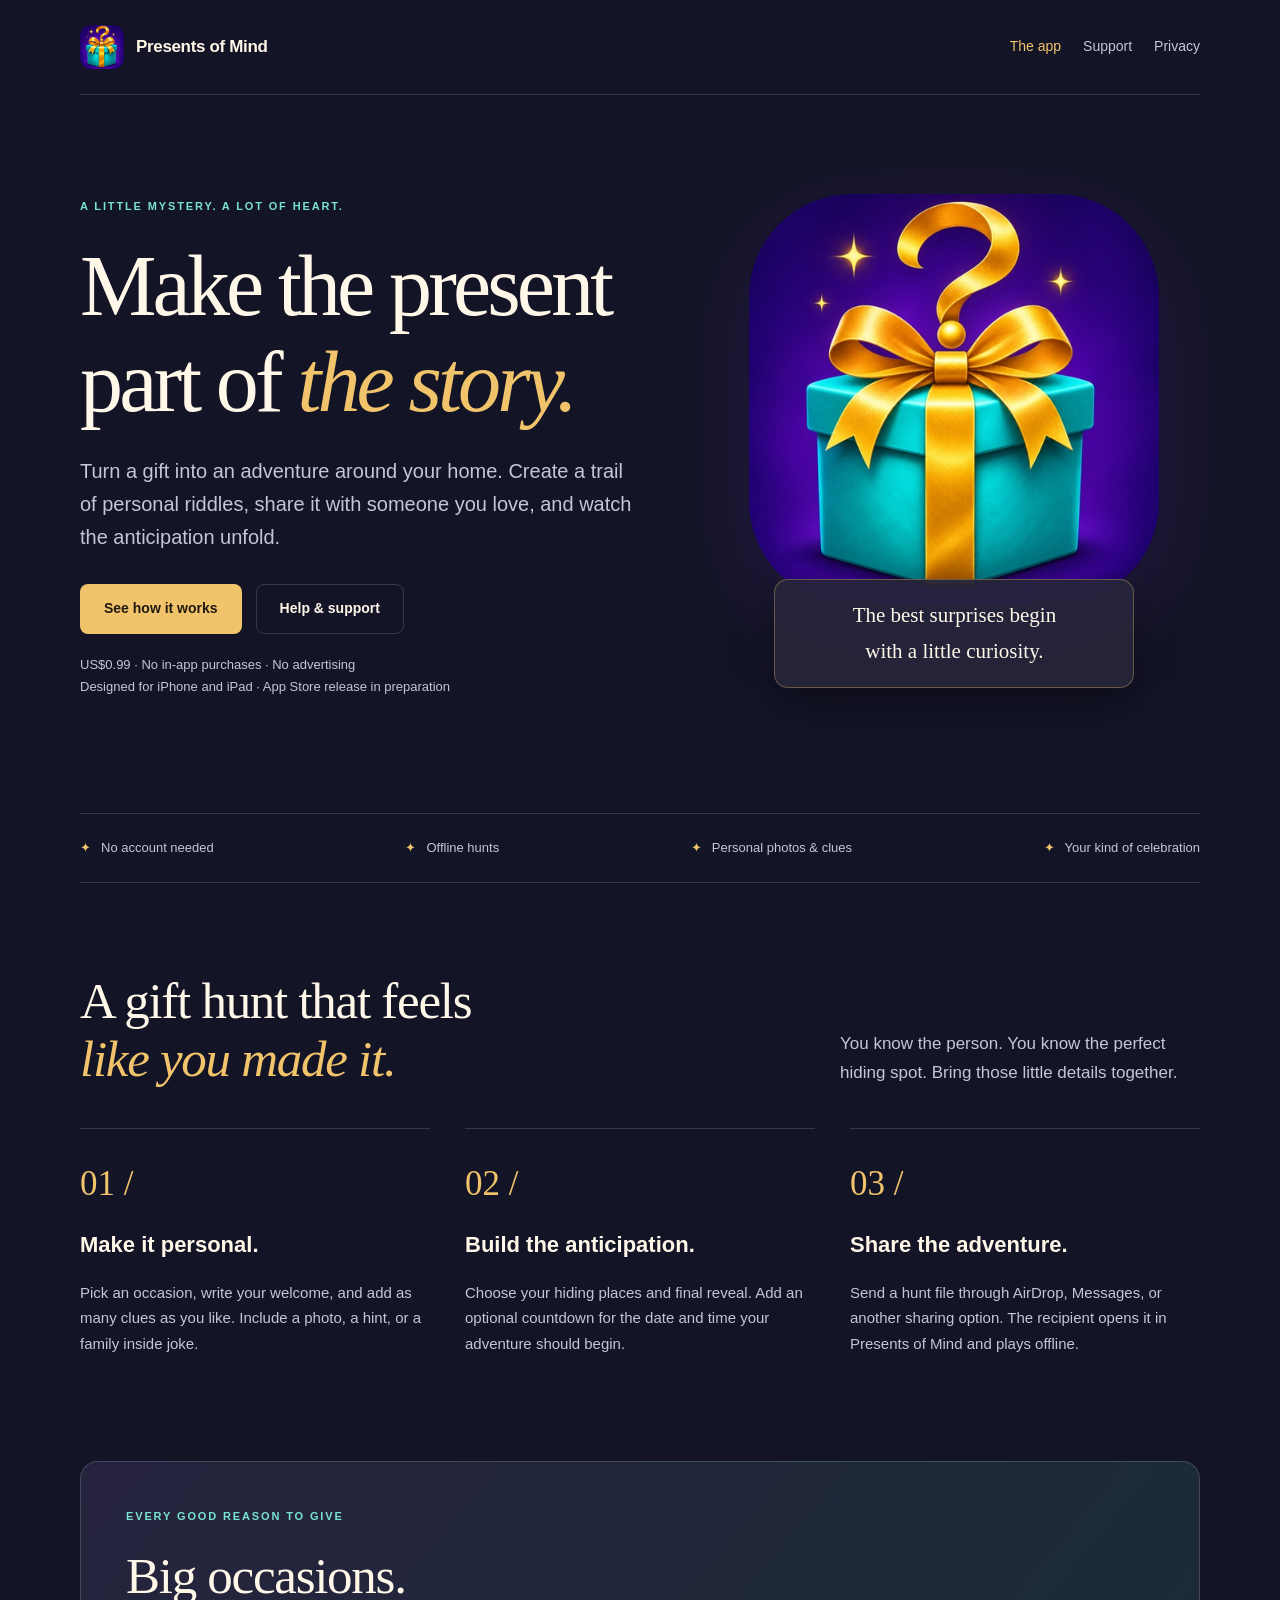
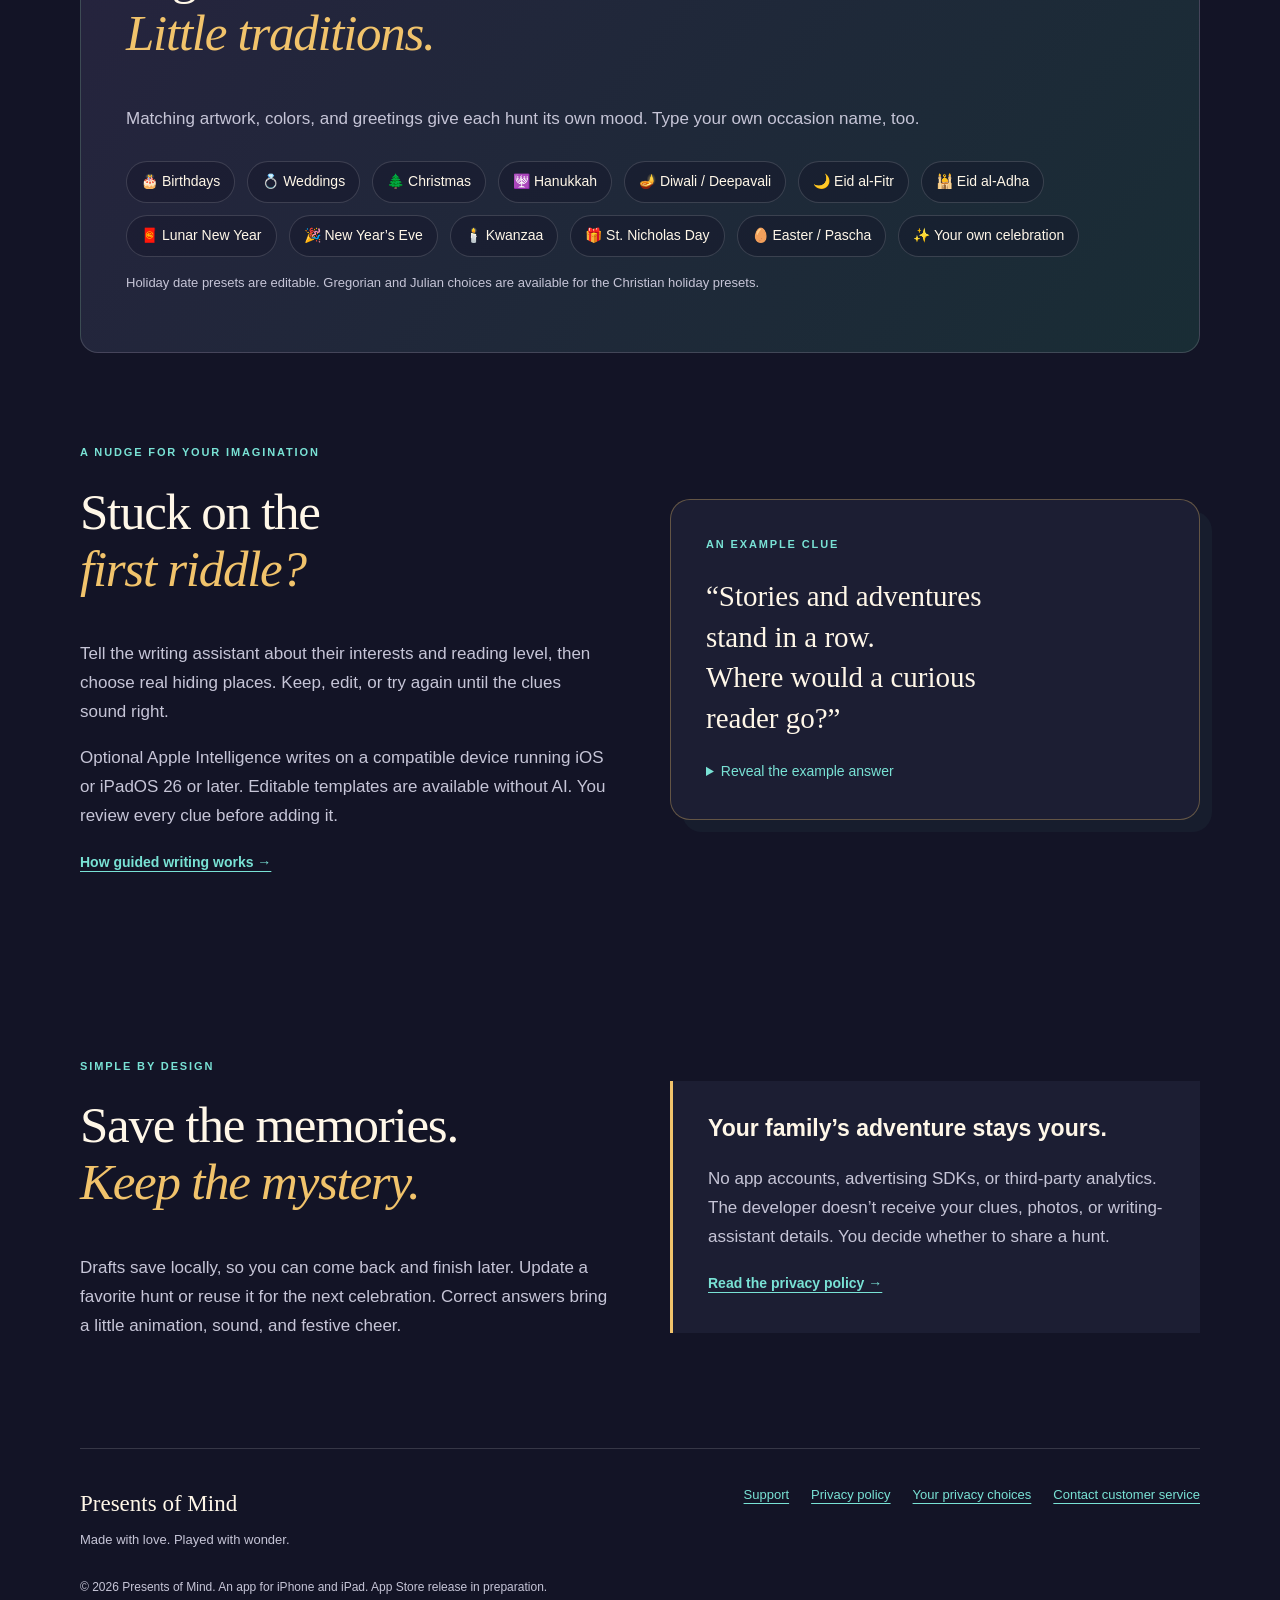
<file: docs/index.html>
<!doctype html>
<html lang="en"><head><meta charset="utf-8"><meta name="viewport" content="width=device-width, initial-scale=1"><meta name="description" content="Create personal gift scavenger hunts for birthdays, holidays, weddings, and your own celebrations. Official app information, support, and privacy policy."><meta name="theme-color" content="#131426"><title>Presents of Mind — A little mystery. A lot of heart.</title><link rel="canonical" href="https://pquilty79.github.io/presentsofmind-site/"><link rel="icon" type="image/jpeg" href="assets/app-icon.jpg"><link rel="apple-touch-icon" href="assets/app-icon.jpg"><meta property="og:title" content="Presents of Mind — A little mystery. A lot of heart."><meta property="og:description" content="Create personal gift scavenger hunts for birthdays, holidays, weddings, and your own celebrations. Official app information, support, and privacy policy."><meta property="og:type" content="website"><meta property="og:url" content="https://pquilty79.github.io/presentsofmind-site/"><meta property="og:image" content="https://pquilty79.github.io/presentsofmind-site/assets/app-icon.jpg"><link rel="stylesheet" href="styles.css"></head>
<body><a class="skip" href="#main">Skip to content</a><div class="wrap"><header class="site-header"><a class="brand" href="./"><img src="assets/app-icon.jpg" alt="" width="44" height="44">Presents of Mind</a><nav aria-label="Main navigation"><a href="./" aria-current="page">The app</a><a href="support.html">Support</a><a href="privacy.html">Privacy</a></nav></header>
<main id="main">
<section class="hero"><div><p class="eyebrow">A little mystery. A lot of heart.</p><h1>Make the present<br>part of <em>the story.</em></h1><p class="lede">Turn a gift into an adventure around your home. Create a trail of personal riddles, share it with someone you love, and watch the anticipation unfold.</p><div class="actions"><a class="button" href="#how-it-works">See how it works</a><a class="button secondary" href="support.html">Help &amp; support</a></div><p class="small">US$0.99 · No in-app purchases · No advertising<br>Designed for iPhone and iPad · App Store release in preparation</p></div><div class="art"><img class="hero-icon" src="assets/app-icon.jpg" alt="A turquoise present tied with a golden question-mark ribbon" width="1024" height="1024" fetchpriority="high"><p class="art-note">The best surprises begin<br>with a little curiosity.</p></div></section>
<div class="ribbon" aria-label="App highlights"><span>No account needed</span><span>Offline hunts</span><span>Personal photos &amp; clues</span><span>Your kind of celebration</span></div>
<section class="section" id="how-it-works"><div class="section-top"><h2>A gift hunt that feels<br><em>like you made it.</em></h2><p>You know the person. You know the perfect hiding spot. Bring those little details together.</p></div><div class="steps"><article class="step"><span class="number" aria-hidden="true">01 /</span><h3>Make it personal.</h3><p>Pick an occasion, write your welcome, and add as many clues as you like. Include a photo, a hint, or a family inside joke.</p></article><article class="step"><span class="number" aria-hidden="true">02 /</span><h3>Build the anticipation.</h3><p>Choose your hiding places and final reveal. Add an optional countdown for the date and time your adventure should begin.</p></article><article class="step"><span class="number" aria-hidden="true">03 /</span><h3>Share the adventure.</h3><p>Send a hunt file through AirDrop, Messages, or another sharing option. The recipient opens it in Presents of Mind and plays offline.</p></article></div></section>
<section class="occasion-panel" aria-labelledby="occasions"><p class="eyebrow">Every good reason to give</p><h2 id="occasions">Big occasions.<br><em>Little traditions.</em></h2><p>Matching artwork, colors, and greetings give each hunt its own mood. Type your own occasion name, too.</p><ul class="occasion-list"><li>🎂 Birthdays</li><li>💍 Weddings</li><li>🌲 Christmas</li><li>🕎 Hanukkah</li><li>🪔 Diwali / Deepavali</li><li>🌙 Eid al-Fitr</li><li>🕌 Eid al-Adha</li><li>🧧 Lunar New Year</li><li>🎉 New Year’s Eve</li><li>🕯️ Kwanzaa</li><li>🎁 St. Nicholas Day</li><li>🥚 Easter / Pascha</li><li>✨ Your own celebration</li></ul><p class="small">Holiday date presets are editable. Gregorian and Julian choices are available for the Christian holiday presets.</p></section>
<section class="section split"><div><p class="eyebrow">A nudge for your imagination</p><h2>Stuck on the<br><em>first riddle?</em></h2><p>Tell the writing assistant about their interests and reading level, then choose real hiding places. Keep, edit, or try again until the clues sound right.</p><p>Optional Apple Intelligence writes on a compatible device running iOS or iPadOS 26 or later. Editable templates are available without AI. You review every clue before adding it.</p><a class="text-link" href="support.html#writing">How guided writing works →</a></div><aside class="sample" aria-label="Illustrative riddle example"><p class="eyebrow">An example clue</p><blockquote>“Stories and adventures<br>stand in a row.<br>Where would a curious<br>reader go?”</blockquote><details><summary>Reveal the example answer</summary><p>A bookshelf. In your hunt, choose the places that mean something to your family.</p></details></aside></section>
<section class="section split"><div><p class="eyebrow">Simple by design</p><h2>Save the memories.<br><em>Keep the mystery.</em></h2><p>Drafts save locally, so you can come back and finish later. Update a favorite hunt or reuse it for the next celebration. Correct answers bring a little animation, sound, and festive cheer.</p></div><div class="callout"><h3>Your family’s adventure stays yours.</h3><p>No app accounts, advertising SDKs, or third-party analytics. The developer doesn’t receive your clues, photos, or writing-assistant details. You decide whether to share a hunt.</p><a class="text-link" href="privacy.html">Read the privacy policy →</a></div></section>
</main>
<footer class="footer"><div><strong>Presents of Mind</strong><p>Made with love. Played with wonder.</p></div><div class="footer-links"><a href="support.html">Support</a><a href="privacy.html">Privacy policy</a><a href="privacy.html#your-choices">Your privacy choices</a><a href="mailto:supportchesstimewars@gmail.com?subject=Presents%20of%20Mind%20Support">Contact customer service</a></div><small class="copyright">© 2026 Presents of Mind. An app for iPhone and iPad. App Store release in preparation.</small></footer></div></body></html>
</file>
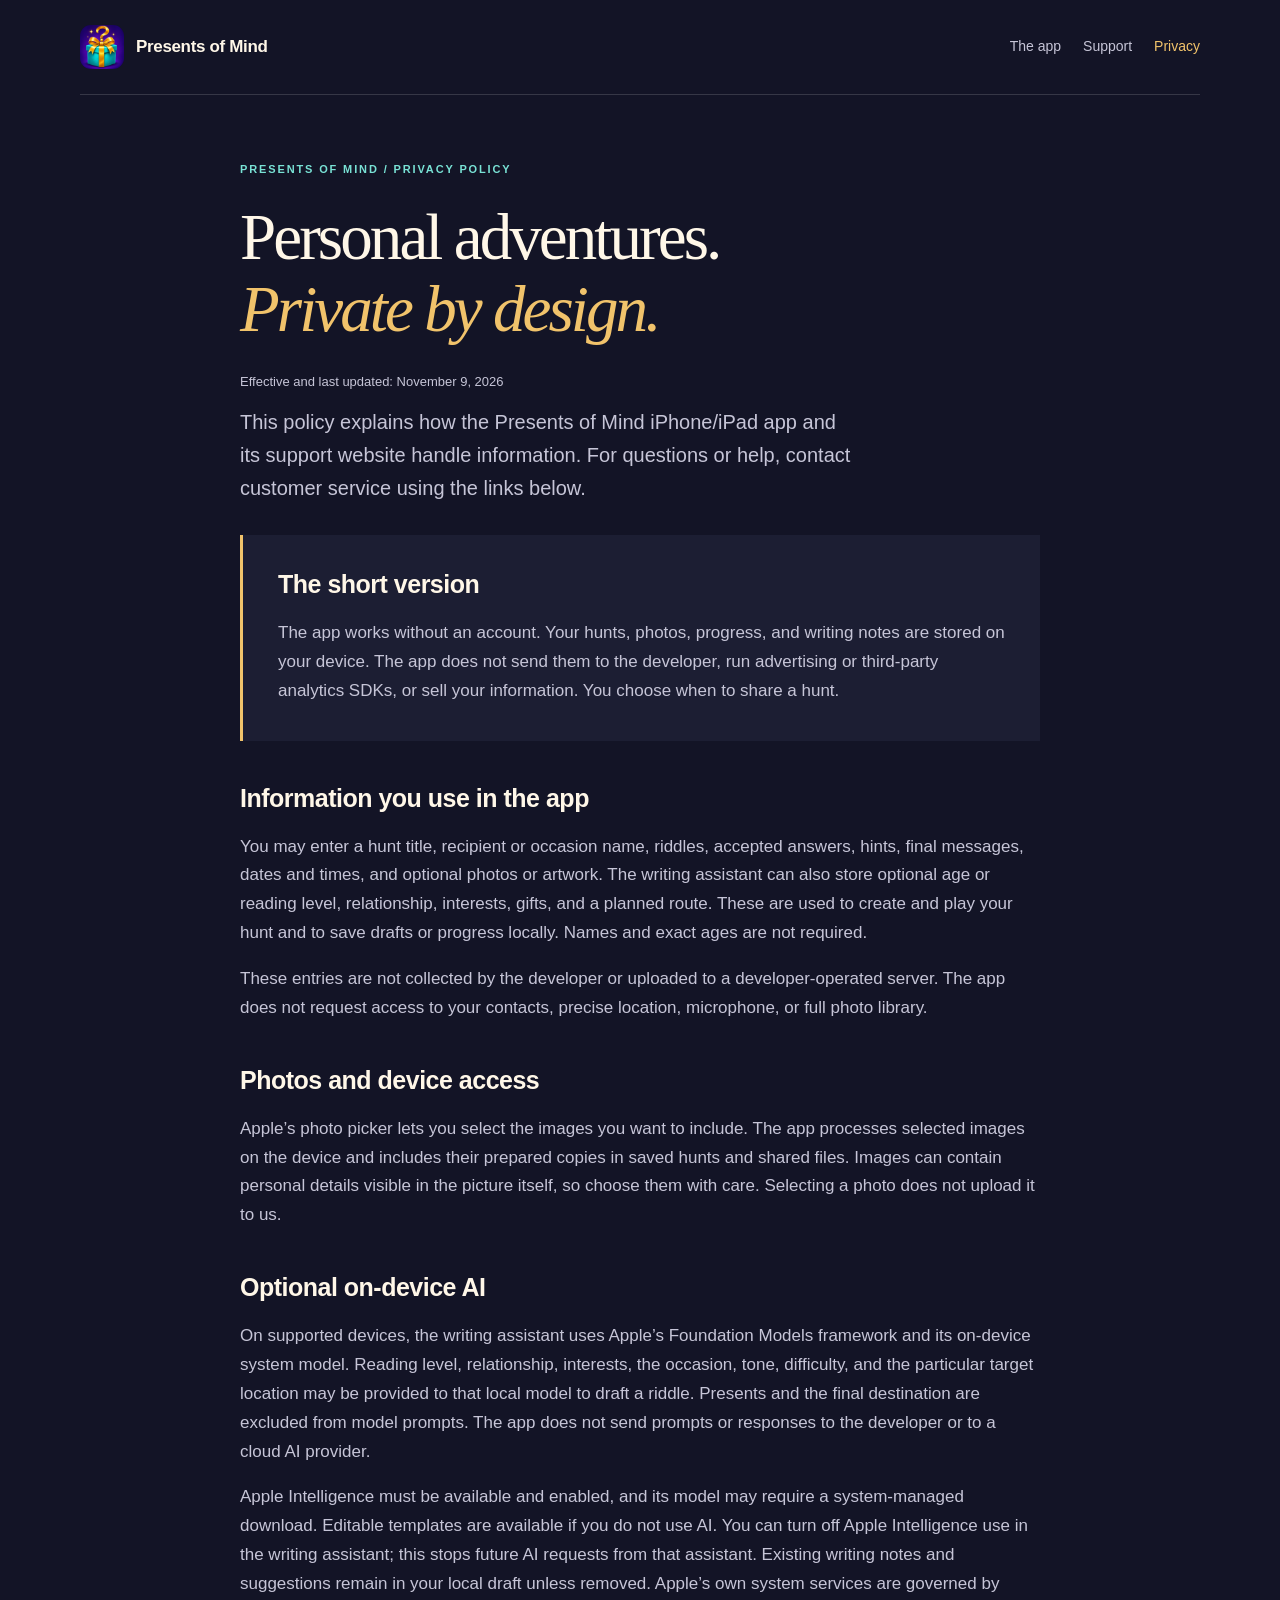
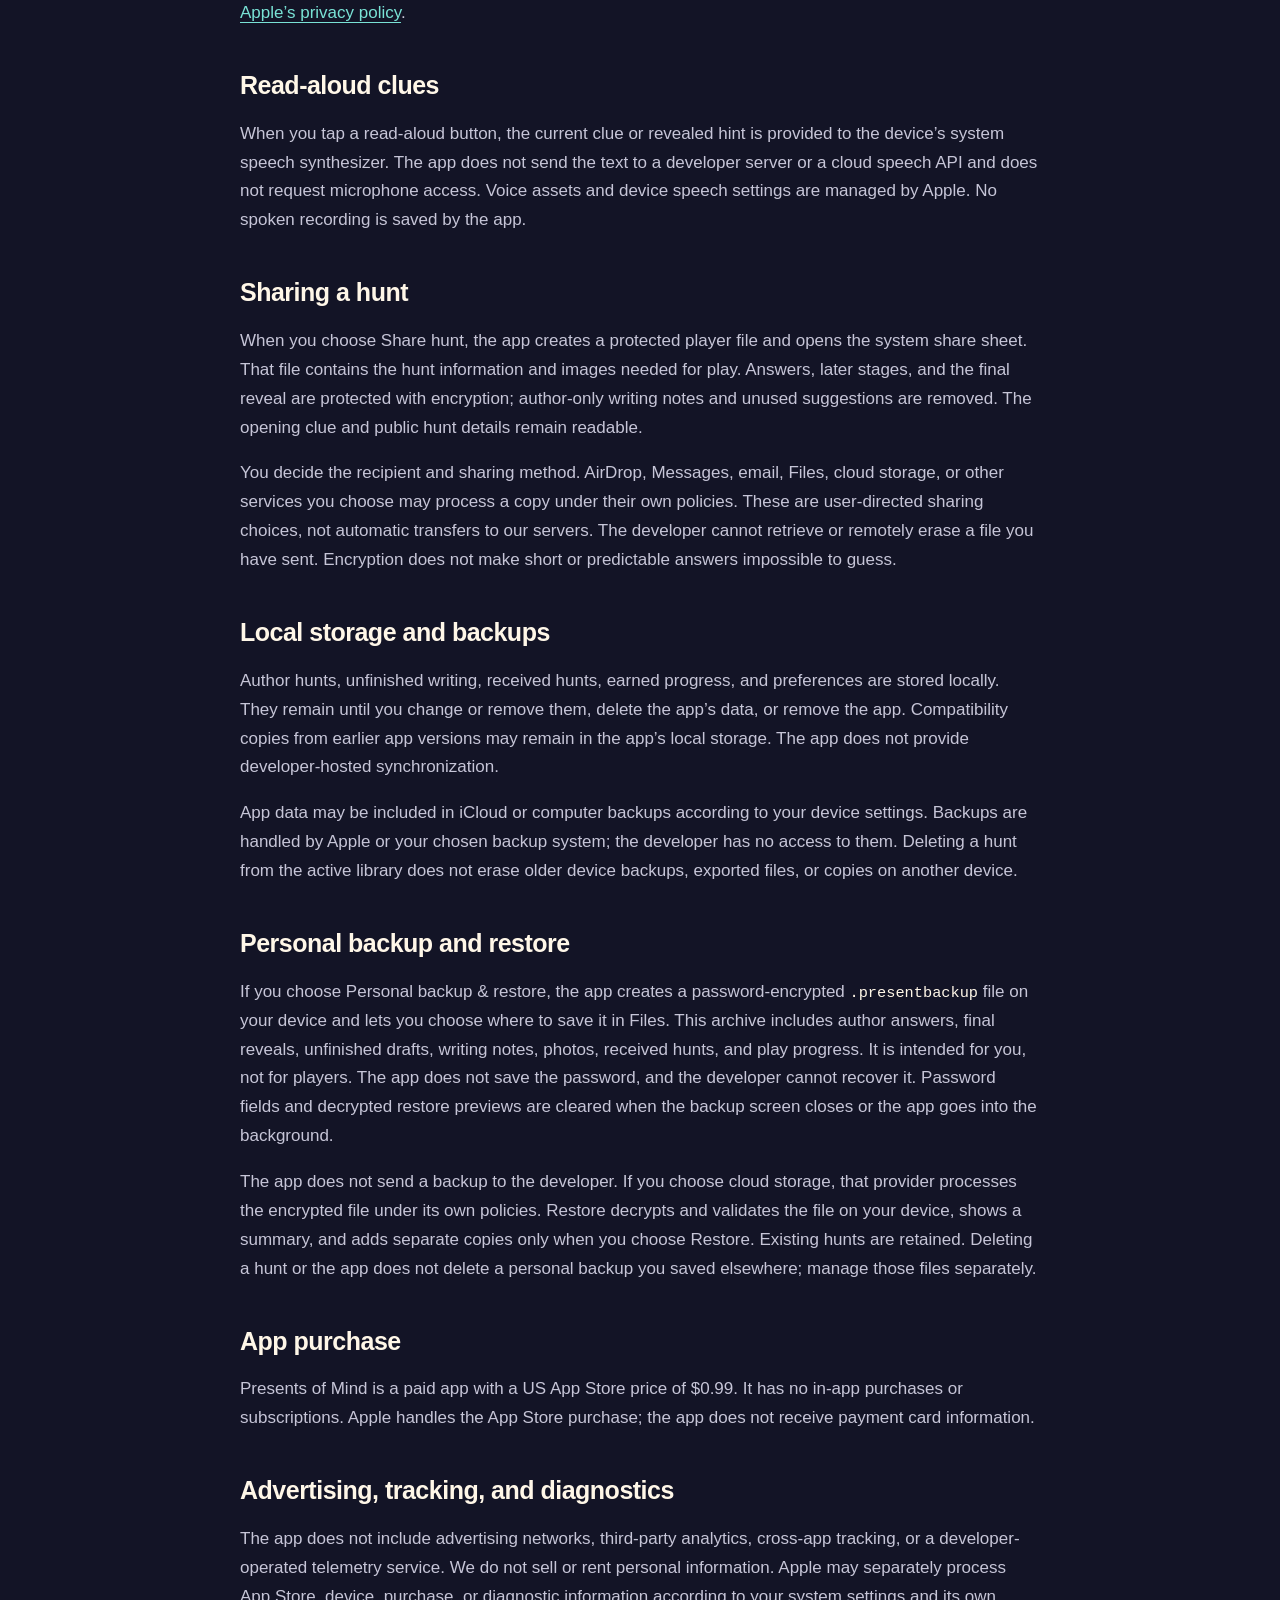
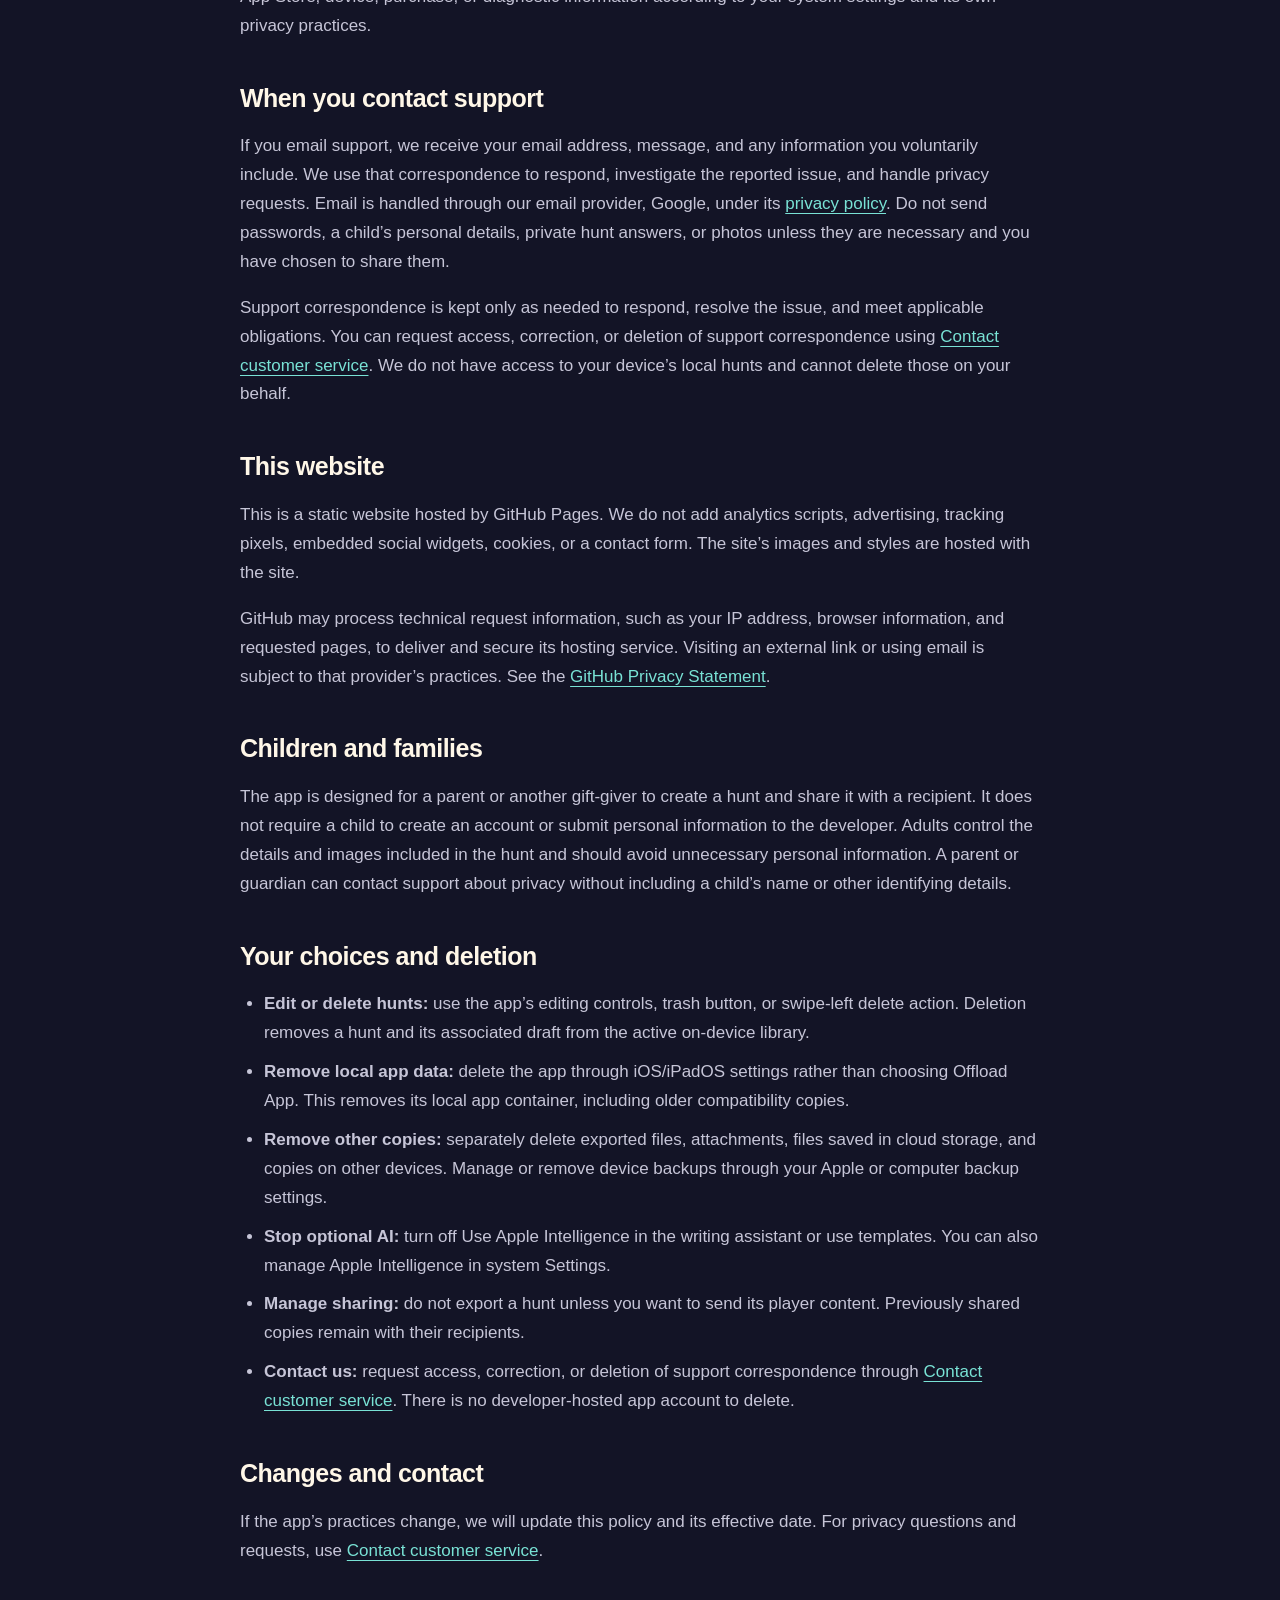
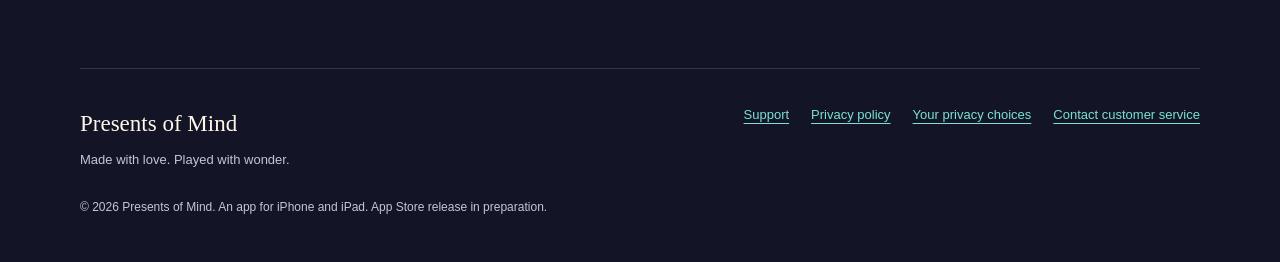
<file: docs/privacy.html>
<!doctype html>
<html lang="en"><head><meta charset="utf-8"><meta name="viewport" content="width=device-width, initial-scale=1"><meta name="description" content="Read how Presents of Mind handles local hunts, photos, optional on-device AI, sharing, backups, support correspondence, and your privacy choices."><meta name="theme-color" content="#131426"><title>Privacy policy — Presents of Mind</title><link rel="canonical" href="https://pquilty79.github.io/presentsofmind-site/privacy.html"><link rel="icon" type="image/jpeg" href="assets/app-icon.jpg"><link rel="apple-touch-icon" href="assets/app-icon.jpg"><meta property="og:title" content="Privacy policy — Presents of Mind"><meta property="og:description" content="Read how Presents of Mind handles local hunts, photos, optional on-device AI, sharing, backups, support correspondence, and your privacy choices."><meta property="og:type" content="website"><meta property="og:url" content="https://pquilty79.github.io/presentsofmind-site/privacy.html"><meta property="og:image" content="https://pquilty79.github.io/presentsofmind-site/assets/app-icon.jpg"><link rel="stylesheet" href="styles.css"></head>
<body><a class="skip" href="#main">Skip to content</a><div class="wrap"><header class="site-header"><a class="brand" href="./"><img src="assets/app-icon.jpg" alt="" width="44" height="44">Presents of Mind</a><nav aria-label="Main navigation"><a href="./">The app</a><a href="support.html">Support</a><a href="privacy.html" aria-current="page">Privacy</a></nav></header>
<main id="main">
<article class="document"><p class="eyebrow">Presents of Mind / Privacy policy</p><h1>Personal adventures.<br><em>Private by design.</em></h1><p class="updated">Effective and last updated: November 9, 2026</p><p class="lede">This policy explains how the Presents of Mind iPhone/iPad app and its support website handle information. For questions or help, contact customer service using the links below.</p><div class="callout"><h2>The short version</h2><p>The app works without an account. Your hunts, photos, progress, and writing notes are stored on your device. The app does not send them to the developer, run advertising or third-party analytics SDKs, or sell your information. You choose when to share a hunt.</p></div>
<h2>Information you use in the app</h2><p>You may enter a hunt title, recipient or occasion name, riddles, accepted answers, hints, final messages, dates and times, and optional photos or artwork. The writing assistant can also store optional age or reading level, relationship, interests, gifts, and a planned route. These are used to create and play your hunt and to save drafts or progress locally. Names and exact ages are not required.</p><p>These entries are not collected by the developer or uploaded to a developer-operated server. The app does not request access to your contacts, precise location, microphone, or full photo library.</p>
<h2>Photos and device access</h2><p>Apple’s photo picker lets you select the images you want to include. The app processes selected images on the device and includes their prepared copies in saved hunts and shared files. Images can contain personal details visible in the picture itself, so choose them with care. Selecting a photo does not upload it to us.</p>
<h2>Optional on-device AI</h2><p>On supported devices, the writing assistant uses Apple’s Foundation Models framework and its on-device system model. Reading level, relationship, interests, the occasion, tone, difficulty, and the particular target location may be provided to that local model to draft a riddle. Presents and the final destination are excluded from model prompts. The app does not send prompts or responses to the developer or to a cloud AI provider.</p><p>Apple Intelligence must be available and enabled, and its model may require a system-managed download. Editable templates are available if you do not use AI. You can turn off Apple Intelligence use in the writing assistant; this stops future AI requests from that assistant. Existing writing notes and suggestions remain in your local draft unless removed. Apple’s own system services are governed by <a href="https://www.apple.com/legal/privacy/">Apple’s privacy policy</a>.</p>
<h2>Read-aloud clues</h2><p>When you tap a read-aloud button, the current clue or revealed hint is provided to the device’s system speech synthesizer. The app does not send the text to a developer server or a cloud speech API and does not request microphone access. Voice assets and device speech settings are managed by Apple. No spoken recording is saved by the app.</p>
<h2>Sharing a hunt</h2><p>When you choose Share hunt, the app creates a protected player file and opens the system share sheet. That file contains the hunt information and images needed for play. Answers, later stages, and the final reveal are protected with encryption; author-only writing notes and unused suggestions are removed. The opening clue and public hunt details remain readable.</p><p>You decide the recipient and sharing method. AirDrop, Messages, email, Files, cloud storage, or other services you choose may process a copy under their own policies. These are user-directed sharing choices, not automatic transfers to our servers. The developer cannot retrieve or remotely erase a file you have sent. Encryption does not make short or predictable answers impossible to guess.</p>
<h2>Local storage and backups</h2><p>Author hunts, unfinished writing, received hunts, earned progress, and preferences are stored locally. They remain until you change or remove them, delete the app’s data, or remove the app. Compatibility copies from earlier app versions may remain in the app’s local storage. The app does not provide developer-hosted synchronization.</p><p>App data may be included in iCloud or computer backups according to your device settings. Backups are handled by Apple or your chosen backup system; the developer has no access to them. Deleting a hunt from the active library does not erase older device backups, exported files, or copies on another device.</p>
<h2>Personal backup and restore</h2><p>If you choose Personal backup &amp; restore, the app creates a password-encrypted <code>.presentbackup</code> file on your device and lets you choose where to save it in Files. This archive includes author answers, final reveals, unfinished drafts, writing notes, photos, received hunts, and play progress. It is intended for you, not for players. The app does not save the password, and the developer cannot recover it. Password fields and decrypted restore previews are cleared when the backup screen closes or the app goes into the background.</p><p>The app does not send a backup to the developer. If you choose cloud storage, that provider processes the encrypted file under its own policies. Restore decrypts and validates the file on your device, shows a summary, and adds separate copies only when you choose Restore. Existing hunts are retained. Deleting a hunt or the app does not delete a personal backup you saved elsewhere; manage those files separately.</p>
<h2>App purchase</h2><p>Presents of Mind is a paid app with a US App Store price of $0.99. It has no in-app purchases or subscriptions. Apple handles the App Store purchase; the app does not receive payment card information.</p><h2>Advertising, tracking, and diagnostics</h2><p>The app does not include advertising networks, third-party analytics, cross-app tracking, or a developer-operated telemetry service. We do not sell or rent personal information. Apple may separately process App Store, device, purchase, or diagnostic information according to your system settings and its own privacy practices.</p>
<h2>When you contact support</h2><p>If you email support, we receive your email address, message, and any information you voluntarily include. We use that correspondence to respond, investigate the reported issue, and handle privacy requests. Email is handled through our email provider, Google, under its <a href="https://policies.google.com/privacy">privacy policy</a>. Do not send passwords, a child’s personal details, private hunt answers, or photos unless they are necessary and you have chosen to share them.</p><p>Support correspondence is kept only as needed to respond, resolve the issue, and meet applicable obligations. You can request access, correction, or deletion of support correspondence using <a href="mailto:supportchesstimewars@gmail.com?subject=Presents%20of%20Mind%20Support">Contact customer service</a>. We do not have access to your device’s local hunts and cannot delete those on your behalf.</p>
<h2>This website</h2><p>This is a static website hosted by GitHub Pages. We do not add analytics scripts, advertising, tracking pixels, embedded social widgets, cookies, or a contact form. The site’s images and styles are hosted with the site.</p><p>GitHub may process technical request information, such as your IP address, browser information, and requested pages, to deliver and secure its hosting service. Visiting an external link or using email is subject to that provider’s practices. See the <a href="https://docs.github.com/en/site-policy/privacy-policies/github-general-privacy-statement">GitHub Privacy Statement</a>.</p>
<h2>Children and families</h2><p>The app is designed for a parent or another gift-giver to create a hunt and share it with a recipient. It does not require a child to create an account or submit personal information to the developer. Adults control the details and images included in the hunt and should avoid unnecessary personal information. A parent or guardian can contact support about privacy without including a child’s name or other identifying details.</p>
<h2 id="your-choices">Your choices and deletion</h2><ul class="privacy-points"><li><strong>Edit or delete hunts:</strong> use the app’s editing controls, trash button, or swipe-left delete action. Deletion removes a hunt and its associated draft from the active on-device library.</li><li><strong>Remove local app data:</strong> delete the app through iOS/iPadOS settings rather than choosing Offload App. This removes its local app container, including older compatibility copies.</li><li><strong>Remove other copies:</strong> separately delete exported files, attachments, files saved in cloud storage, and copies on other devices. Manage or remove device backups through your Apple or computer backup settings.</li><li><strong>Stop optional AI:</strong> turn off Use Apple Intelligence in the writing assistant or use templates. You can also manage Apple Intelligence in system Settings.</li><li><strong>Manage sharing:</strong> do not export a hunt unless you want to send its player content. Previously shared copies remain with their recipients.</li><li><strong>Contact us:</strong> request access, correction, or deletion of support correspondence through <a href="mailto:supportchesstimewars@gmail.com?subject=Presents%20of%20Mind%20Support">Contact customer service</a>. There is no developer-hosted app account to delete.</li></ul>
<h2>Changes and contact</h2><p>If the app’s practices change, we will update this policy and its effective date. For privacy questions and requests, use <a href="mailto:supportchesstimewars@gmail.com?subject=Presents%20of%20Mind%20Support">Contact customer service</a>.</p></article>
</main>
<footer class="footer"><div><strong>Presents of Mind</strong><p>Made with love. Played with wonder.</p></div><div class="footer-links"><a href="support.html">Support</a><a href="privacy.html">Privacy policy</a><a href="privacy.html#your-choices">Your privacy choices</a><a href="mailto:supportchesstimewars@gmail.com?subject=Presents%20of%20Mind%20Support">Contact customer service</a></div><small class="copyright">© 2026 Presents of Mind. An app for iPhone and iPad. App Store release in preparation.</small></footer></div></body></html>
</file>
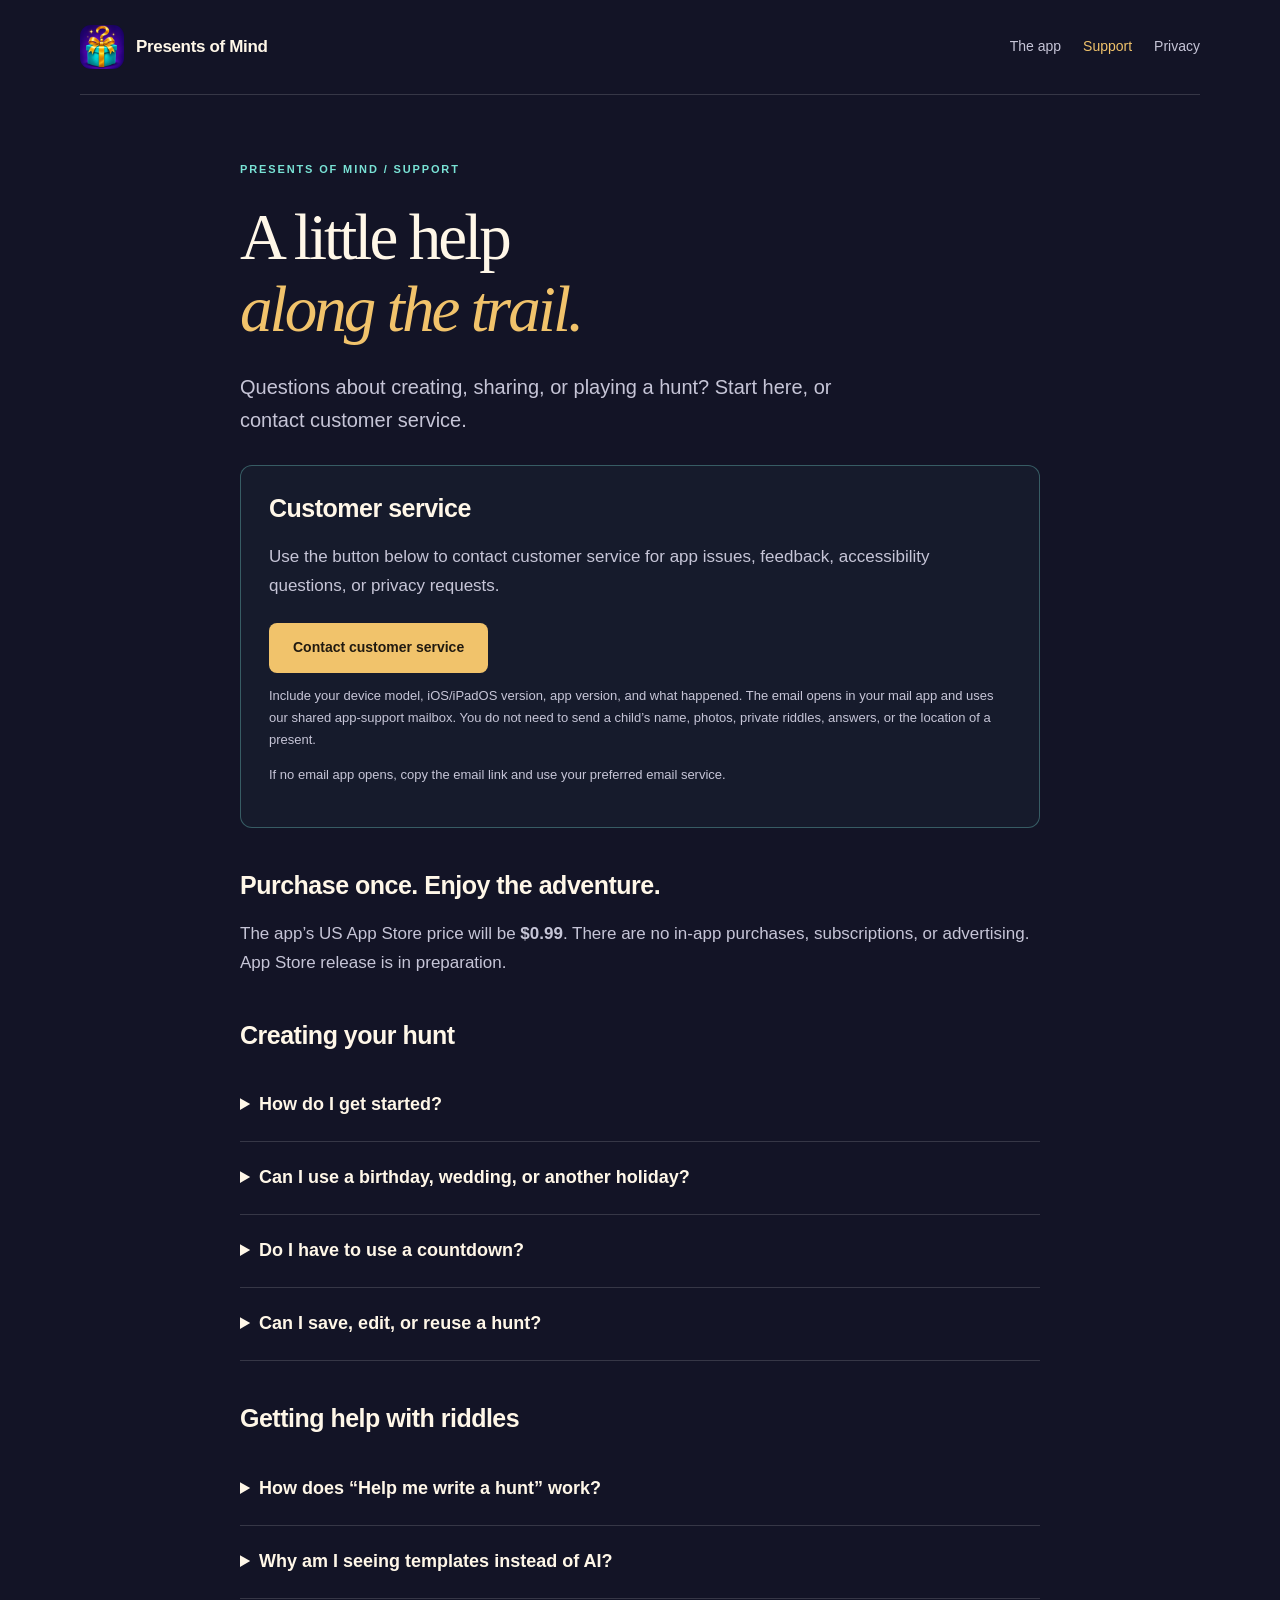
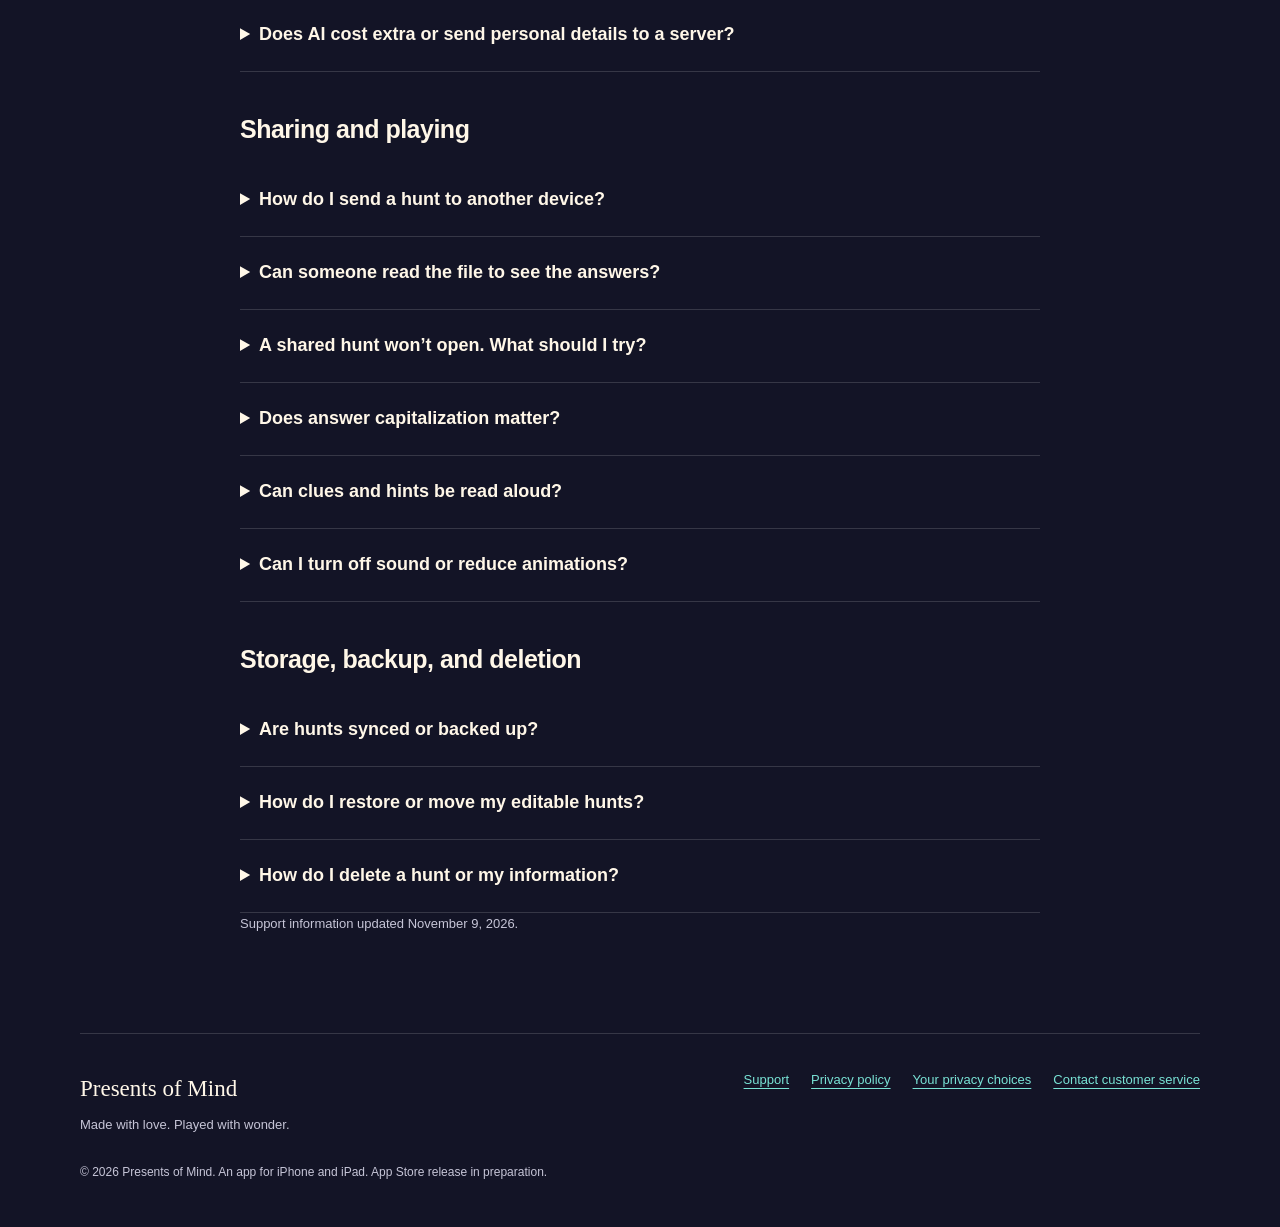
<file: docs/support.html>
<!doctype html>
<html lang="en"><head><meta charset="utf-8"><meta name="viewport" content="width=device-width, initial-scale=1"><meta name="description" content="Get help with Presents of Mind: making riddles, sharing offline hunts, Apple Intelligence, backups, deletion, and contacting app support."><meta name="theme-color" content="#131426"><title>Support — Presents of Mind</title><link rel="canonical" href="https://pquilty79.github.io/presentsofmind-site/support.html"><link rel="icon" type="image/jpeg" href="assets/app-icon.jpg"><link rel="apple-touch-icon" href="assets/app-icon.jpg"><meta property="og:title" content="Support — Presents of Mind"><meta property="og:description" content="Get help with Presents of Mind: making riddles, sharing offline hunts, Apple Intelligence, backups, deletion, and contacting app support."><meta property="og:type" content="website"><meta property="og:url" content="https://pquilty79.github.io/presentsofmind-site/support.html"><meta property="og:image" content="https://pquilty79.github.io/presentsofmind-site/assets/app-icon.jpg"><link rel="stylesheet" href="styles.css"></head>
<body><a class="skip" href="#main">Skip to content</a><div class="wrap"><header class="site-header"><a class="brand" href="./"><img src="assets/app-icon.jpg" alt="" width="44" height="44">Presents of Mind</a><nav aria-label="Main navigation"><a href="./">The app</a><a href="support.html" aria-current="page">Support</a><a href="privacy.html">Privacy</a></nav></header>
<main id="main">
<article class="document"><p class="eyebrow">Presents of Mind / Support</p><h1>A little help<br><em>along the trail.</em></h1><p class="lede">Questions about creating, sharing, or playing a hunt? Start here, or contact customer service.</p>
<div class="contact-box"><h2>Customer service</h2><p>Use the button below to contact customer service for app issues, feedback, accessibility questions, or privacy requests.</p><a class="button" href="mailto:supportchesstimewars@gmail.com?subject=Presents%20of%20Mind%20Support">Contact customer service</a><p class="small">Include your device model, iOS/iPadOS version, app version, and what happened. The email opens in your mail app and uses our shared app-support mailbox. You do not need to send a child’s name, photos, private riddles, answers, or the location of a present.</p><p class="small">If no email app opens, copy the email link and use your preferred email service.</p></div>
<h2>Purchase once. Enjoy the adventure.</h2><p>The app’s US App Store price will be <strong>$0.99</strong>. There are no in-app purchases, subscriptions, or advertising. App Store release is in preparation.</p><h2>Creating your hunt</h2>
<details class="faq"><summary>How do I get started?</summary><p>Choose <strong>Create a hunt</strong>, set the occasion, and add your clues in order. For each riddle, enter at least one accepted answer. Add optional hints or photos, then write a final message revealing the surprise. Choose <strong>Browse starter hunts</strong> for 14 editable adventures across the occasions and different reading levels, or use the original example for inspiration. Review every location, accepted answer, and final hiding place for your home.</p></details>
<details class="faq"><summary>Can I use a birthday, wedding, or another holiday?</summary><p>Yes. Choose a preset or type your own occasion name. Artwork matches the occasion automatically, or you can upload your own. Christian holiday presets offer Gregorian and Julian calendar choices; Julian Pascha finishes with “Christ is Risen!”</p></details>
<details class="faq"><summary>Do I have to use a countdown?</summary><p>No. Leave Countdown off to play anytime. When enabled, you can change the unlock date and time. Holiday presets suggest an upcoming observance, but traditions and local dates can differ, especially for lunar holidays. Check the date for your family. The countdown uses the device clock.</p></details>
<details class="faq"><summary>Can I save, edit, or reuse a hunt?</summary><p>Your writing saves on this device as a draft. Return to Continue writing to resume. Finished hunts can be edited or reused from the library. Choose <strong>Finished</strong> when you are ready to save the completed version and share it. Reusing a hunt creates a separate copy with fresh progress.</p></details>
<h2 id="writing">Getting help with riddles</h2>
<details class="faq"><summary>How does “Help me write a hunt” work?</summary><p>In the editor, choose <strong>Help me write a hunt</strong>. Add optional interests, reading level, relationship, tone, and difficulty. Choose your clue locations in order and the final present location. The assistant suggests up to 12 clues at a time; you can add more in the main editor. Keep, edit, skip, or regenerate each suggestion. Existing clues are kept.</p></details>
<details class="faq"><summary>Why am I seeing templates instead of AI?</summary><p>On-device writing needs iOS/iPadOS 26 or later, a device that supports Apple Intelligence, Apple Intelligence enabled in Settings, and its model downloaded and ready. Language and regional availability can vary. The assistant explains availability and offers editable templates. You can also turn AI off yourself. Replace any bracketed writing prompts before keeping those clues.</p></details>
<details class="faq"><summary>Does AI cost extra or send personal details to a server?</summary><p>The app’s writing feature uses Apple’s on-device model. It does not make a paid cloud AI call or send your details to the developer. The model may need an initial system-managed download. Gifts and the final hiding place are reserved for the final message and are left out of AI prompts. Always check that generated clues are clear and appropriate.</p></details>
<h2>Sharing and playing</h2>
<details class="faq"><summary>How do I send a hunt to another device?</summary><p>Choose <strong>Finished → Share hunt</strong>, then use AirDrop, Messages, or another available sharing option. The receiving device needs Presents of Mind installed. Open the <code>.presenthunt</code> attachment with the app, or save it to Files and choose <strong>Open a shared hunt</strong>. Photos travel inside the file. Creation and play work offline; some sharing methods need a connection.</p></details>
<details class="faq"><summary>Can someone read the file to see the answers?</summary><p>New shared files protect the answers and later stages with encryption. Correct answers unlock the trail step by step. The first clue remains readable, and a self-contained offline file cannot prevent determined guessing or device-clock changes. Don’t treat a hunt as secure storage for sensitive information.</p></details>
<details class="faq"><summary>A shared hunt won’t open. What should I try?</summary><p>Check that Presents of Mind is installed and that you have the complete attachment. Save it to Files and try importing from inside the app. Protected older <code>.xmashunt</code> files remain supported, but the earliest plaintext file format is rejected; ask the creator to share a fresh protected copy. Large photo hunts must stay within the app’s 40 MiB file limit.</p></details>
<details class="faq"><summary>Does answer capitalization matter?</summary><p>No. Answers ignore capitalization, surrounding spaces, and accents. The answer still needs to match one of the accepted alternatives. The creator can add alternatives such as “sofa” and “couch.”</p></details>
<details class="faq"><summary>Can clues and hints be read aloud?</summary><p>Tap <strong>Read clue aloud</strong> on the current clue. Open a hint to reveal <strong>Read hint aloud</strong>. Tap <strong>Stop reading</strong> to stop. Speech uses the device’s voice and media volume, including in Silent mode. Only the current clue or revealed hint is spoken; the app does not use a cloud speech API or microphone. Speech stops when you submit an answer, close the player, or leave the app.</p></details>
<details class="faq"><summary>Can I turn off sound or reduce animations?</summary><p>The speaker control while playing mutes answer chimes, which respect Silent mode. Read-aloud speech has its own Stop reading control and uses media volume. The app also respects the system’s Reduce Motion setting.</p></details>
<h2>Storage, backup, and deletion</h2>
<details class="faq"><summary>Are hunts synced or backed up?</summary><p>Hunts are saved locally, not live-synced between devices by this app. Use <strong>Personal backup &amp; restore</strong> to create a password-encrypted <code>.presentbackup</code> file in Files. It keeps finished hunts, drafts, photos, writing notes, and play progress. Use at least 10 characters and repeat the password. Keep the file private: it includes answers and final surprises. The app does not save the password, and the developer cannot recover it. Device backups through iCloud or a computer may also include app data according to your Apple settings.</p></details>
<details class="faq"><summary>How do I restore or move my editable hunts?</summary><p>Install the app on the other device and bring your personal backup file to Files. Choose <strong>Personal backup &amp; restore → Choose a personal backup</strong>, enter its exact password, and tap <strong>Unlock backup</strong>. Review the date and counts, then choose <strong>Restore</strong>. Separate copies are added with their saved drafts and progress; existing hunts are kept. Restoring again adds another set of copies. A shared <code>.presenthunt</code> player file cannot restore your editable author library.</p></details>
<details class="faq"><summary>How do I delete a hunt or my information?</summary><p>Use its trash button or swipe left in the library and confirm deletion. This removes the hunt from the active library on that device. Copies you exported, sent to others, saved elsewhere, or retained in backups need to be deleted separately. Deleting the app, rather than offloading it, removes its local app data. There is no developer-hosted app account to delete. See <a href="privacy.html#your-choices">your privacy choices</a> for details.</p></details>
<p class="updated">Support information updated November 9, 2026.</p></article>
</main>
<footer class="footer"><div><strong>Presents of Mind</strong><p>Made with love. Played with wonder.</p></div><div class="footer-links"><a href="support.html">Support</a><a href="privacy.html">Privacy policy</a><a href="privacy.html#your-choices">Your privacy choices</a><a href="mailto:supportchesstimewars@gmail.com?subject=Presents%20of%20Mind%20Support">Contact customer service</a></div><small class="copyright">© 2026 Presents of Mind. An app for iPhone and iPad. App Store release in preparation.</small></footer></div></body></html>
</file>
<file: docs/styles.css>
:root{color-scheme:dark;--bg:#131426;--panel:#1c1e33;--ink:#fff7e8;--muted:#c6c5d7;--gold:#f1c36b;--teal:#79e2d5;--line:#ffffff26;--width:1120px}
*{box-sizing:border-box}html{scroll-behavior:smooth;scroll-padding-top:24px}body{margin:0;background:var(--bg);color:var(--ink);font:17px/1.7 -apple-system,BlinkMacSystemFont,"Segoe UI",sans-serif}a{color:var(--teal);text-underline-offset:4px}a:hover{color:var(--gold)}a:focus-visible,summary:focus-visible{outline:3px solid var(--gold);outline-offset:5px}img{max-width:100%;height:auto}h1,h2,h3,p{margin-top:0}h1,h2,h3{line-height:1.12;text-wrap:balance}h1,h2{font-family:Georgia,"Times New Roman",serif;font-weight:400}h1{font-size:clamp(48px,7.2vw,86px);letter-spacing:-.045em}h2{font-size:clamp(34px,4.5vw,51px);letter-spacing:-.025em}h3{font-size:22px}em{color:var(--gold);font-weight:400}p{color:var(--muted)}.wrap{width:min(var(--width),calc(100% - 48px));margin:auto}.skip{position:absolute;top:10px;left:10px;z-index:10;transform:translateY(-200%);padding:12px 20px;background:var(--ink);color:var(--bg)}.skip:focus{transform:none}
.site-header{display:flex;align-items:center;justify-content:space-between;gap:24px;padding:25px 0;border-bottom:1px solid var(--line)}.brand{display:flex;align-items:center;gap:12px;font-size:17px;font-weight:750;letter-spacing:-.02em;color:var(--ink);text-decoration:none}.brand img{width:44px;height:44px;border-radius:11px}nav{display:flex;flex-wrap:wrap;gap:8px 22px}nav a{display:inline-flex;align-items:center;min-height:44px;color:var(--muted);text-decoration:none;font-size:14px}nav a[aria-current=page]{color:var(--gold)}.eyebrow{text-transform:uppercase;letter-spacing:.17em;font-size:11px;font-weight:800;color:var(--teal);margin-bottom:22px}.hero{display:grid;grid-template-columns:1.15fr 1fr;gap:64px;align-items:center;min-height:640px;padding:85px 0}.hero h1{margin-bottom:24px}.lede{font-size:20px;line-height:1.65;max-width:620px}.actions{display:flex;flex-wrap:wrap;gap:14px;margin:30px 0 20px}.button{display:inline-flex;align-items:center;justify-content:center;min-height:50px;padding:12px 23px;background:var(--gold);color:#211a10;font-size:14px;font-weight:750;text-decoration:none;border:1px solid transparent;border-radius:8px}.button:hover{color:#211a10;background:#ffda93}.button.secondary{background:transparent;color:var(--ink);border-color:var(--line)}.button.secondary:hover{border-color:var(--teal);color:var(--teal)}.small{font-size:13px}.art{position:relative;padding:14px 20px 40px}.hero-icon{display:block;width:100%;max-width:410px;margin:auto;border-radius:25%;box-shadow:0 25px 100px #8b49e724}.art-note{position:relative;max-width:360px;margin:-25px auto 0;background:#26253aeF;border:1px solid #f1c36b55;padding:18px 24px;border-radius:14px;box-shadow:0 15px 40px #0005;font-family:Georgia,serif;font-size:21px;color:var(--ink);text-align:center}.ribbon{display:flex;justify-content:space-between;flex-wrap:wrap;gap:14px 25px;padding:23px 0;border-block:1px solid var(--line);font-size:13px;color:var(--muted)}.ribbon span::before{content:"✦";color:var(--gold);margin-right:10px}.section{padding:90px 0}.section-top{display:flex;justify-content:space-between;align-items:flex-end;gap:45px;margin-bottom:40px}.section-top h2{max-width:580px;margin:0}.section-top p{max-width:360px;margin:0}.steps{display:grid;grid-template-columns:repeat(3,1fr);gap:35px}.step{border-top:1px solid var(--line);padding-top:25px}.number{font-family:Georgia,serif;font-size:35px;color:var(--gold);display:block;margin-bottom:20px}.step p{font-size:15px}.occasion-panel{padding:45px;background:linear-gradient(130deg,#26233e,#192d35);border:1px solid var(--line);border-radius:18px}.occasion-list{display:flex;flex-wrap:wrap;gap:12px;margin:28px 0 15px;padding:0;list-style:none}.occasion-list li{padding:8px 14px;border:1px solid var(--line);border-radius:30px;font-size:14px;background:#13142665}.split{display:grid;grid-template-columns:1fr 1fr;gap:60px;align-items:center}.sample{padding:35px;border:1px solid #f1c36b55;background:var(--panel);border-radius:20px;box-shadow:12px 12px 0 #79e2d50b}.sample blockquote{margin:22px 0;font:29px/1.4 Georgia,serif;color:var(--ink)}.sample details{font-size:14px}.sample summary{color:var(--teal)}.sample details p{margin:14px 0 0}.text-link{font-size:14px;font-weight:700}.callout{padding:35px;border-left:3px solid var(--gold);background:var(--panel)}.callout h2,.callout h3{font-family:inherit;font-size:23px;font-weight:700}.callout p:last-child{margin-bottom:0}.footer{padding:35px 0 45px;border-top:1px solid var(--line);display:grid;grid-template-columns:1fr auto;gap:20px}.footer strong{font-family:Georgia,serif;font-size:23px;font-weight:400}.footer p{font-size:13px;margin:6px 0}.footer-links{display:flex;flex-wrap:wrap;gap:12px 22px;align-content:start}.footer-links a{font-size:13px}.copyright{grid-column:1/-1;font-size:12px;color:var(--muted)}
.document{max-width:800px;margin:auto;padding:65px 0 85px}.document h1{font-size:clamp(44px,6vw,65px);margin-bottom:25px}.document h2{font-family:inherit;font-weight:700;font-size:25px;margin-top:43px;letter-spacing:-.02em}.document h3{font-size:20px;margin-top:30px}.document li{color:var(--muted);margin-bottom:12px}.document ul,.document ol{padding-left:24px}.document .callout{margin:30px 0}.document .callout h2{margin-top:0}.updated{font-size:13px}.faq{border-bottom:1px solid var(--line);padding:20px 0}.faq summary{cursor:pointer;font-size:18px;font-weight:650;color:var(--ink);padding-right:10px;min-height:32px}.faq p{margin:15px 0 0;font-size:16px}.contact-box{padding:28px;border:1px solid #79e2d555;background:#79e2d509;border-radius:12px;margin:28px 0}.contact-box h2{margin-top:0}.contact-box .button{margin:5px 0 12px}code{color:var(--ink);font-size:.9em;overflow-wrap:anywhere}main{overflow-wrap:break-word}summary{cursor:pointer}.privacy-points{padding-left:20px}.privacy-points li{margin-bottom:10px}.muted{color:var(--muted)}
@media(max-width:850px){.hero{gap:30px;padding:55px 0;min-height:0}.hero-icon{max-width:330px}.section{padding:65px 0}.section-top{display:block}.section-top p{max-width:600px;margin-top:20px}.split{gap:30px}.steps{gap:22px}.occasion-panel{padding:30px}}
@media(max-width:620px){.wrap{width:calc(100% - 36px)}.site-header{align-items:flex-start;flex-direction:column;gap:8px;padding:20px 0 12px}nav{gap:25px}.brand{font-size:18px}.hero{grid-template-columns:1fr;gap:30px;padding-top:43px}.hero h1{font-size:57px}.hero .lede{font-size:18px}.art{padding:5px 24px 20px}.hero-icon{max-width:310px}.art-note{font-size:19px;max-width:290px}.ribbon{font-size:12px;justify-content:flex-start;gap:14px 22px}.steps,.split{grid-template-columns:1fr;gap:30px}.step{padding-top:20px}.number{font-size:28px;margin-bottom:12px}.step h3{margin-bottom:12px}.sample{padding:25px}.sample blockquote{font-size:26px}.section{padding:50px 0}.occasion-panel{padding:27px 22px}.occasion-list{gap:9px}.occasion-list li{font-size:13px;padding:7px 11px}.footer{grid-template-columns:1fr}.document{padding-top:42px}.document .lede{font-size:18px}.contact-box,.callout{padding:24px}.actions{gap:12px}.button{padding-inline:18px}}
@media(prefers-reduced-motion:reduce){html{scroll-behavior:auto}}
</file>
